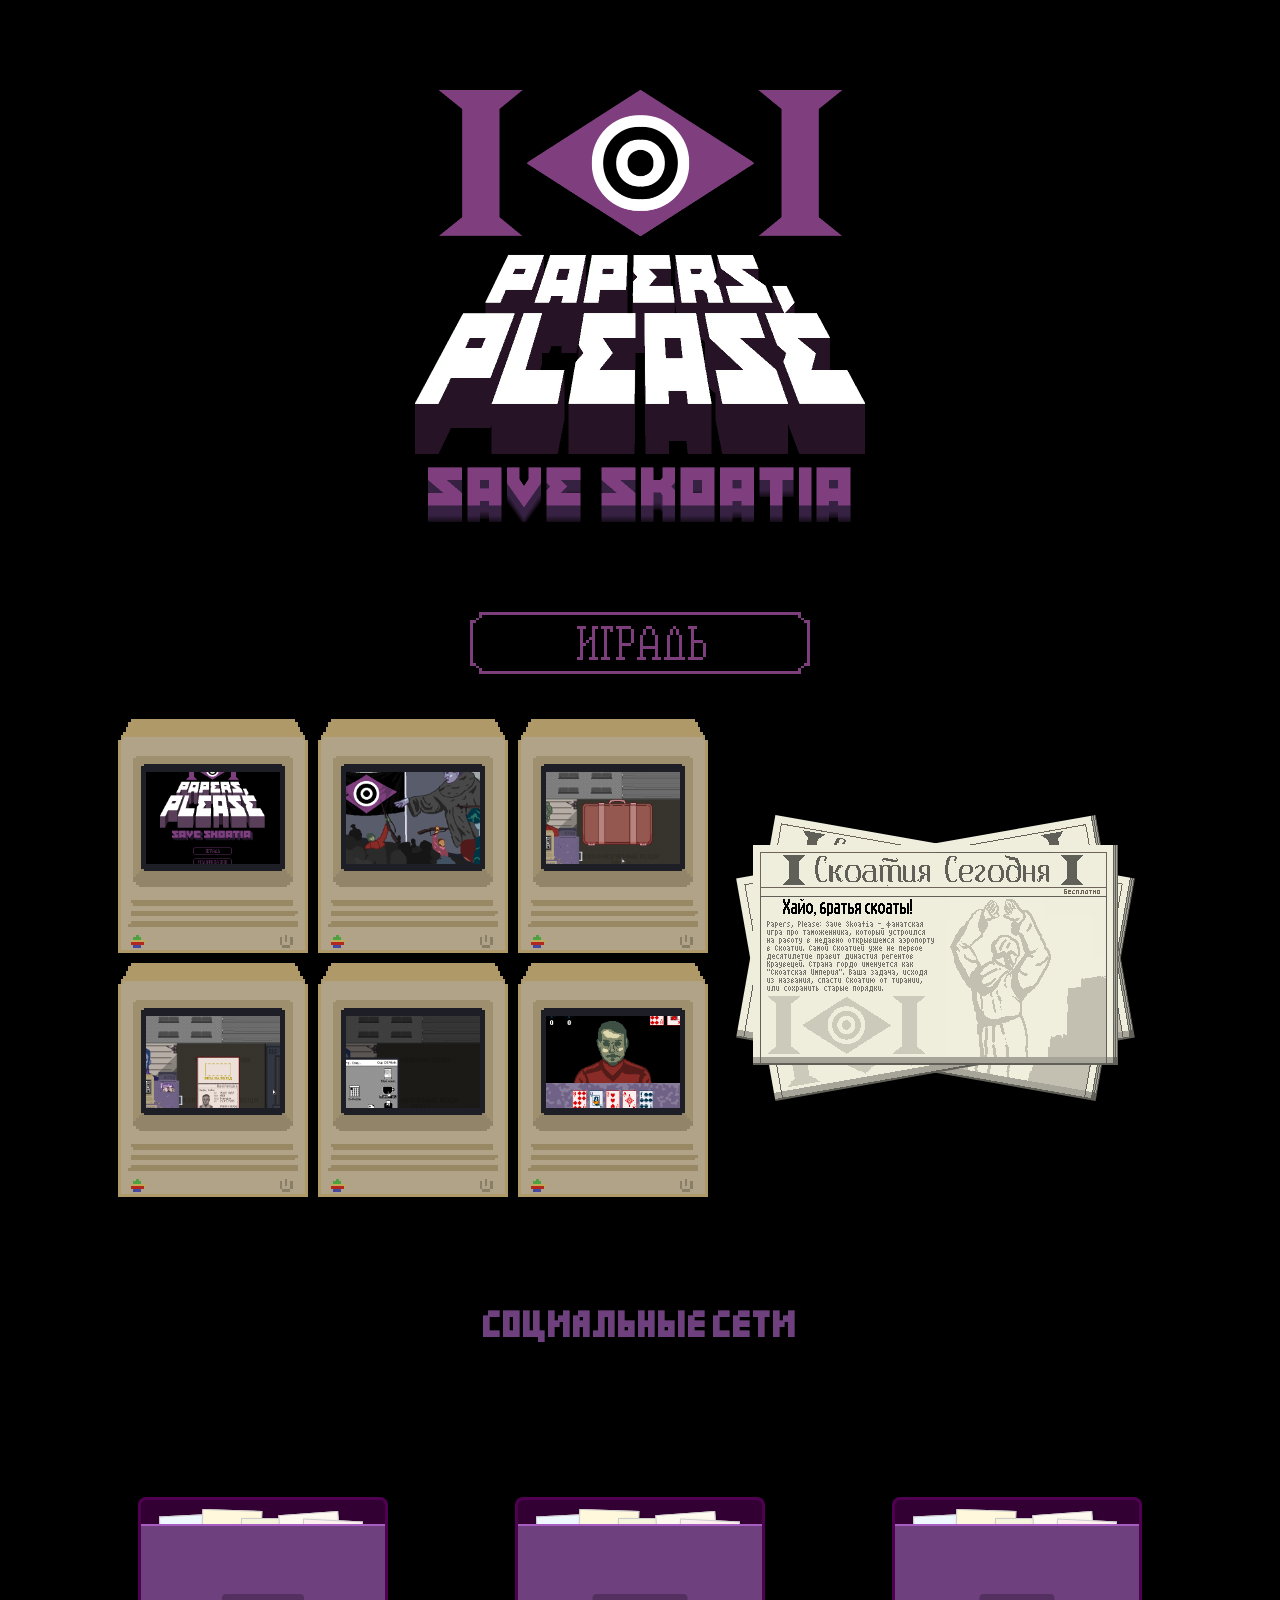
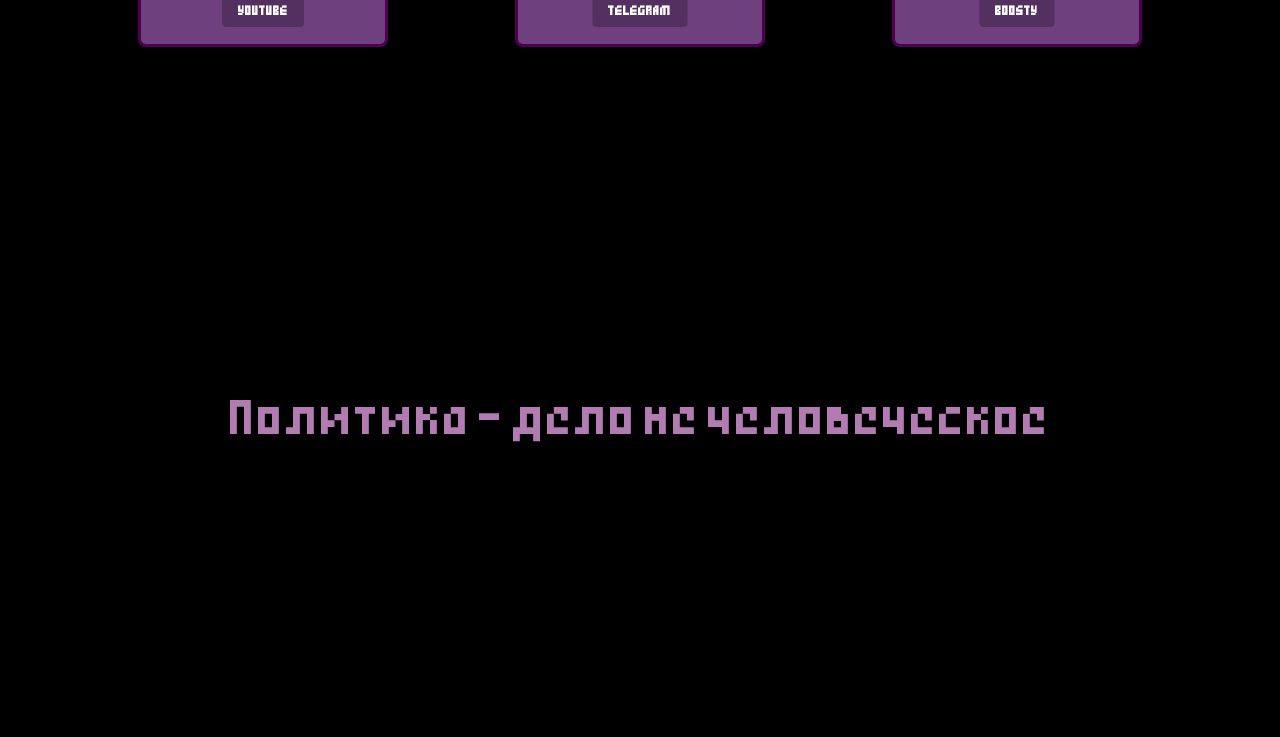
<file: index.html>
<!doctype html>

<html lang="en">

<head>
  <meta charset="UTF-8">
  <meta name="viewport"
    content="width=device-width, user-scalable=no, initial-scale=1.0, maximum-scale=1.0, minimum-scale=1.0">
  <meta http-equiv="X-UA-Compatible" content="ie=edge">
  <title>Papers, Please. Save Skoatia</title>
  <link rel="stylesheet" href="./css/linker.css" />
  <link rel="icon" href="img/little_logo.png" type="image/png">

  <!-- Scripts -->

  <script src="./javascript/label-anim.js"></script>
  <script src="./javascript/openScreenshots.js"></script>
  <script src="./javascript/lampMovement.js"></script>

</head>

<body>
  <header class="header">

  </header>

  <main>
    <section class="start-logo-section">
      <img class="start-logo" src="./img/full_logo.png" alt="Логотип игры 'Papers, Please. Save Skoatia'"/>

      <button class="start-logo-btn" onclick="window.open('https://t.me/ppssdev')" aria-label="Играть"></button>
    </section>
    <section class="about-project-section">
      <div id="modal" class="modal">
        <img class="modal-content" id="modal-img" onclick="closeScreenshot()">
      </div>

      <div class="pictures-about-project">
        <div class="group">
          <img class="comp" src="./img/comp.png" alt="Компьютер"
            onclick="openScreenshot('./img/screenshots/screenshot1.png')" />
          <div class="mask">
            <img class="bg" src="./img/screenshots/screenshot1.png" alt="Скриншот" />
          </div>
        </div>
        <div class="group">
          <img class="comp" src="./img/comp.png" alt="Компьютер"
            onclick="openScreenshot('./img/screenshots/screenshot2.png')" />
          <div class="mask">
            <img class="bg" src="./img/screenshots/screenshot2.png" alt="Скриншот" />
          </div>
        </div>
        <div class="group">
          <img class="comp" src="./img/comp.png" alt="Компьютер"
            onclick="openScreenshot('./img/screenshots/screenshot3.png')" />
          <div class="mask">
            <img class="bg" src="./img/screenshots/screenshot3.png" alt="Скриншот" />
          </div>
        </div>
        <div class="group">
          <img class="comp" src="./img/comp.png" alt="Компьютер" 
          onclick="openScreenshot('./img/screenshots/screenshot4.png')" />
          <div class="mask">
            <img class="bg" src="./img/screenshots/screenshot4.png" alt="Скриншот" />
          </div>
        </div>
        <div class="group">
          <img class="comp" src="./img/comp.png" alt="Компьютер"
            onclick="openScreenshot('./img/screenshots/screenshot5.png')" />
          <div class="mask">
            <img class="bg" src="./img/screenshots/screenshot5.png" alt="Скриншот" />
          </div>
        </div>
        <div class="group">
          <img class="comp" src="./img/comp.png" alt="Компьютер"
            onclick="openScreenshot('./img/screenshots/screenshot6.png')" />
          <div class="mask">
            <img class="bg" src="./img/screenshots/screenshot6.png" alt="Скриншот" />
          </div>
        </div>
      </div>
      <div class="about-project">
        <img class="paper up-paper" src="./img/paper.png" alt="Газета" onclick="openScreenshot('./img/paper.png', 3, 'pixelated')">
          <img class="paper down-paper down-paper-left" src="./img/paper.png" alt="Газета" />
          <img class="paper down-paper down-paper-right" src="./img/paper.png" alt="Газета" />
        </img>
      </div>
      <div class="">

      </div>
    </section>

    <section class="social-media-section">
      <h2 class="social-media-section-title">СОЦИАЛЬНЫЕ СЕТИ</h2>

      <div class="social-shelves">
        <div class="shelf-container" onclick="window.open('https://www.youtube.com/@femili_lavv')">

          <div class="lamp"></div>
          <div class="document-shelf">
            <div class="documents">
              <div class="document"></div>
              <div class="document"></div>
              <div class="document"></div>
              <div class="document"></div>
              <div class="document"></div>
            </div>
            <div class="shelf-front"></div>
          </div>
          <div class="social-label">YOUTUBE</div>
        </div>

        <div class="shelf-container" onclick="window.open('https://t.me/ppssdev')">
          <div class="lamp"></div>
          <div class="document-shelf">
            <div class="documents">
              <div class="document"></div>
              <div class="document"></div>
              <div class="document"></div>
              <div class="document"></div>
              <div class="document"></div>
            </div>
            <div class="shelf-front"></div>
          </div>
          <div class="social-label">TELEGRAM</div>
        </div>

        <div class="shelf-container" onclick="window.open('https://boosty.to/ppss')">
          <div class="lamp"></div>
          <div class="document-shelf">
            <div class="documents">
              <div class="document"></div>
              <div class="document"></div>
              <div class="document"></div>
              <div class="document"></div>
              <div class="document"></div>
            </div>
            <div class="shelf-front"></div>
          </div>
          <div class="social-label">BOOSTY</div>
        </div>
      </div>
      <canvas class="social-media-canvas" id="lampCanvas"></canvas>
    </section>

    <section class="label-section">
      <canvas class="label-canvas" id="labelCanvas"></canvas>
    </section>


  </main>

  <footer class="footer">

  </footer>
</body>

</html>
</file>
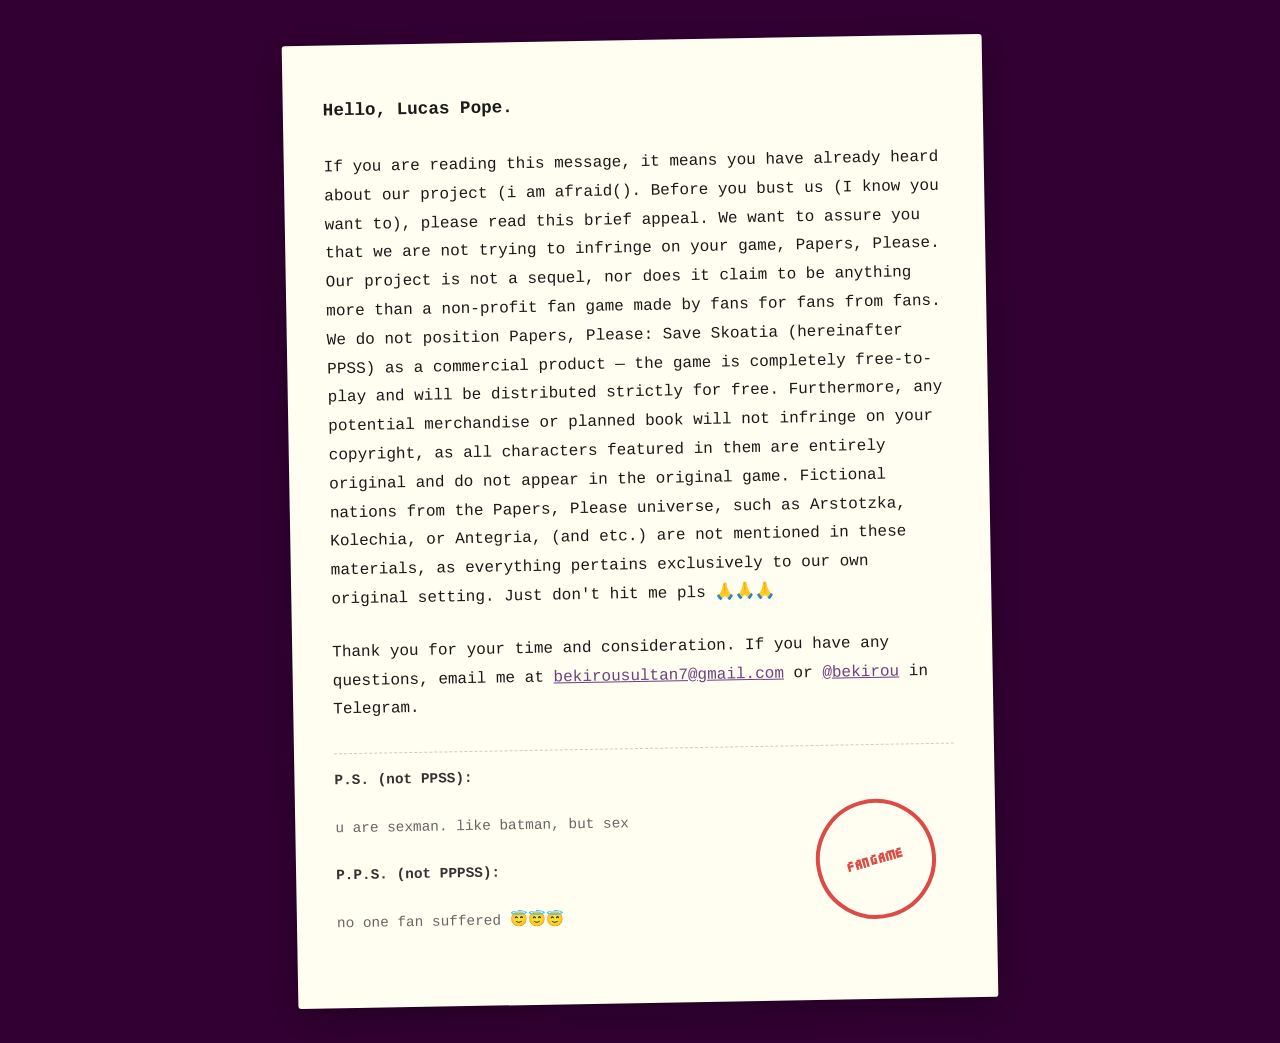
<file: appeal.html>
<!doctype html>

<html lang="en">

<head>
  <meta charset="UTF-8">
  <meta name="viewport"
    content="width=device-width, user-scalable=no, initial-scale=1.0, maximum-scale=1.0, minimum-scale=1.0">
  <meta http-equiv="X-UA-Compatible" content="ie=edge">
  <title>Appeal - Papers, Please. Save Skoatia</title>
  <link rel="stylesheet" href="./css/linker.css" />
  <link rel="icon" href="img/little_logo.png" type="image/png">
  
  <style>
    /* Стили только для страницы appeal */
    .appeal-page-body {
      background-color: var(--color-purple-dark);
      min-height: 100vh;
      display: flex;
      justify-content: center;
      align-items: center;
      padding: 40px 20px;
    }
    
    .appeal-paper {
      position: relative;
      width: 100%;
      max-width: 700px;
      min-height: 500px;
      background: #fffef0;
      border-radius: 3px;
      box-shadow: 
        0 1px 3px rgba(0, 0, 0, 0.1),
        0 10px 40px rgba(0, 0, 0, 0.3);
      padding: 50px 40px;
      image-rendering: pixelated;
      transform: rotate(-1deg);
      transition: transform 0.3s ease, box-shadow 0.3s ease;
    }
    
    .appeal-paper:hover {
      transform: rotate(0deg) scale(1.02);
      box-shadow: 
        0 2px 6px rgba(0, 0, 0, 0.15),
        0 15px 50px rgba(0, 0, 0, 0.4);
    }
    
    .appeal-content {
      font-family: 'Courier New', Courier, monospace;
      font-size: 1rem;
      line-height: 1.8;
      color: #1a1a1a;
      text-align: left;
    }
    
    .appeal-content p {
      margin-bottom: 1.5em;
    }
    
    .appeal-content .greeting {
      font-weight: bold;
      font-size: 1.1em;
      margin-bottom: 1.5em;
    }
    
    .appeal-content .ps {
      margin-top: 2em;
      padding-top: 1em;
      border-top: 1px dashed #ccc;
      font-size: 0.9em;
      color: #666;
    }
    
    .appeal-content .ps-strong {
      font-weight: bold;
      color: #333;
    }
    
    .appeal-stamp {
      position: absolute;
      bottom: 80px;
      right: 60px;
      width: 120px;
      height: 120px;
      border: 4px solid #c00;
      border-radius: 50%;
      color: #c00;
      display: flex;
      align-items: center;
      justify-content: center;
      text-align: center;
      font-weight: bold;
      font-size: 0.9rem;
      text-transform: uppercase;
      transform: rotate(-15deg);
      opacity: 0.7;
      pointer-events: none;
    }
    
    .appeal-footer-link {
      position: fixed;
      bottom: 10px;
      right: 10px;
      font-size: 0.7rem;
      color: var(--color-purple-dark);
      opacity: 0.3;
      text-decoration: none;
      transition: opacity 0.3s ease;
    }
    
    .appeal-footer-link:hover {
      opacity: 0.6;
    }
    
    @media screen and (max-width: 768px) {
      .appeal-page-body {
        padding: 20px 10px;
      }
      
      .appeal-paper {
        padding: 30px 20px;
        min-height: auto;
      }
      
      .appeal-content {
        font-size: 0.9rem;
      }
      
      .appeal-stamp {
        width: 80px;
        height: 80px;
        font-size: 0.7rem;
        bottom: 40px;
        right: 30px;
      }
    }
  </style>
</head>

<body class="appeal-page-body">
  <div class="appeal-paper">
    <div class="appeal-content">
      <p class="greeting">Hello, Lucas Pope.</p>
      
      <p>If you are reading this message, it means you have already heard about our project (i am afraid(). Before you bust us (I know you want to), please read this brief appeal. We want to assure you that we are not trying to infringe on your game, Papers, Please. Our project is not a sequel, nor does it claim to be anything more than a non-profit fan game made by fans for fans from fans. We do not position Papers, Please: Save Skoatia (hereinafter PPSS) as a commercial product — the game is completely free-to-play and will be distributed strictly for free. Furthermore, any potential merchandise or planned book will not infringe on your copyright, as all characters featured in them are entirely original and do not appear in the original game. Fictional nations from the Papers, Please universe, such as Arstotzka, Kolechia, or Antegria, (and etc.) are not mentioned in these materials, as everything pertains exclusively to our own original setting. Just don't hit me pls 🙏🙏🙏</p>
      
      <p>Thank you for your time and consideration. If you have any questions, email me at <a href="mailto:bekirousultan7@gmail.com" style="color: var(--color-purple-main);">bekirousultan7@gmail.com</a> or <a href="https://t.me/bekirou" style="color: var(--color-purple-main);">@bekirou</a> in Telegram.</p>
      
      <div class="ps">
        <p class="ps-strong">P.S. (not PPSS):</p>
        <p>u are sexman. like batman, but sex</p>
        
        <p class="ps-strong">P.P.S. (not PPPSS):</p>
        <p>no one fan suffered 😇😇😇</p>
      </div>
    </div>
    
    <div class="appeal-stamp">FAN GAME</div>
  </div>
  
  <a href="index.html" class="appeal-footer-link">for Lucas Pope</a>
</body>

</html>
</file>
<file: css/linker.css>
@import url(main.css);

@import url(font.css);

@import url(start-logo-section.css);

@import url(about-project-section.css);

@import url(social-media-section.css);

@import url(label-section.css);

@import url(appeal-section.css);
</file>
